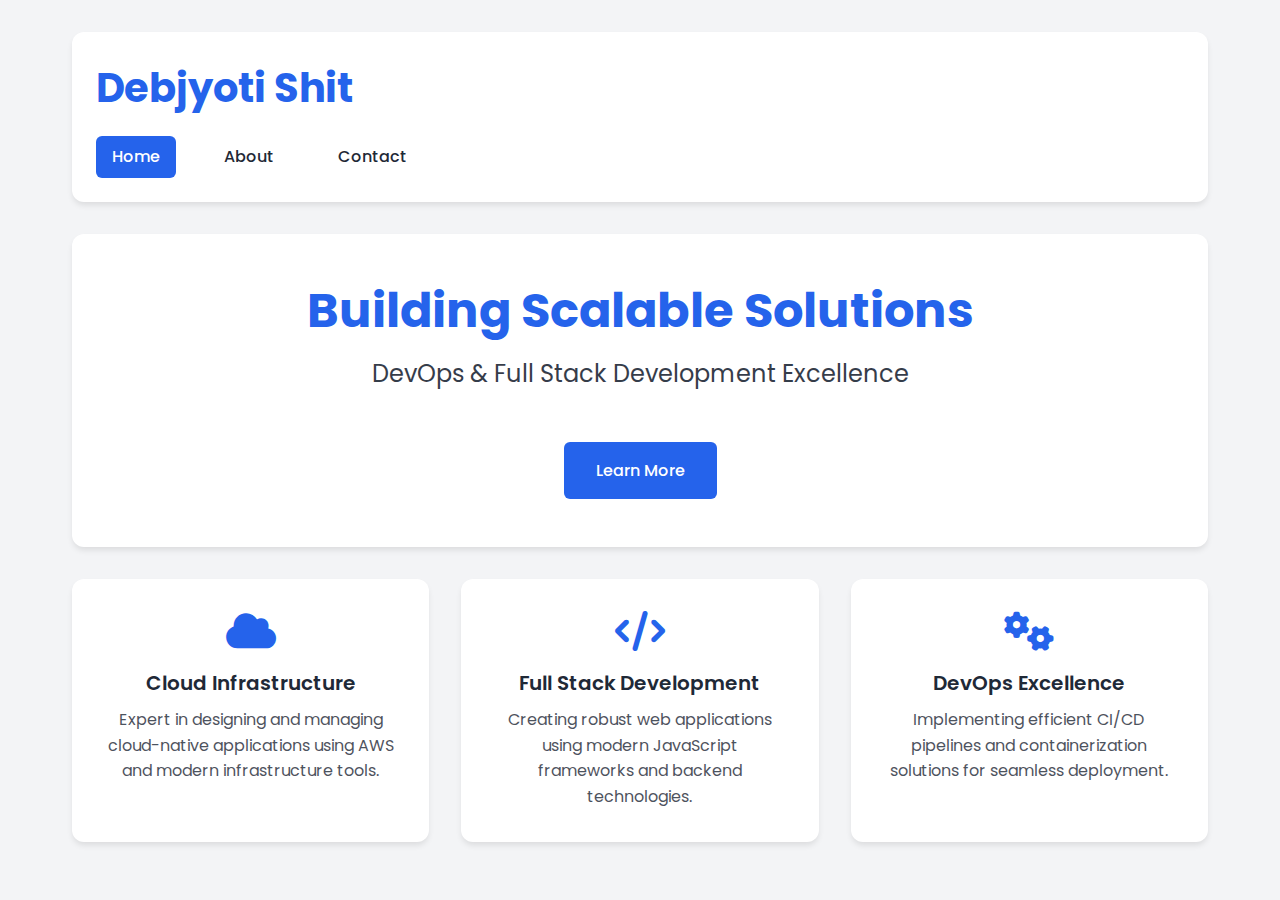
<file: Containerzation_nodejs/public/index.html>
<!DOCTYPE html>
<html lang="en">
<head>
    <meta charset="UTF-8">
    <meta name="viewport" content="width=device-width, initial-scale=1.0">
    <title>Debjyoti Shit - DevOps & Full Stack Developer</title>
    <link href="https://fonts.googleapis.com/css2?family=Poppins:wght@300;400;500;600;700&display=swap" rel="stylesheet">
    <link rel="stylesheet" href="https://cdnjs.cloudflare.com/ajax/libs/font-awesome/6.0.0/css/all.min.css">
    <style>
        :root {
            --primary-color: #2563eb;
            --secondary-color: #1e40af;
            --text-color: #1f2937;
            --light-bg: #f3f4f6;
            --card-shadow: 0 4px 6px -1px rgba(0, 0, 0, 0.1);
        }

        * {
            margin: 0;
            padding: 0;
            box-sizing: border-box;
        }

        body {
            font-family: 'Poppins', sans-serif;
            line-height: 1.6;
            color: var(--text-color);
            background: var(--light-bg);
            min-height: 100vh;
        }

        .container {
            max-width: 1200px;
            margin: 0 auto;
            padding: 2rem;
        }

        header {
            background: white;
            padding: 1.5rem;
            border-radius: 12px;
            box-shadow: var(--card-shadow);
            margin-bottom: 2rem;
        }

        .title {
            font-size: 2.5rem;
            color: var(--primary-color);
            margin-bottom: 1rem;
            font-weight: 700;
        }

        .main-nav {
            display: flex;
            gap: 2rem;
        }

        .main-nav a {
            text-decoration: none;
            color: var(--text-color);
            font-weight: 500;
            padding: 0.5rem 1rem;
            border-radius: 6px;
            transition: all 0.3s ease;
        }

        .main-nav a.active {
            background: var(--primary-color);
            color: white;
        }

        .main-nav a:hover:not(.active) {
            background: var(--light-bg);
        }

        .hero-section {
            background: white;
            padding: 3rem;
            border-radius: 12px;
            box-shadow: var(--card-shadow);
            text-align: center;
            margin-bottom: 2rem;
        }

        .hero-title {
            font-size: 3rem;
            color: var(--primary-color);
            margin-bottom: 1rem;
            line-height: 1.2;
        }

        .hero-subtitle {
            font-size: 1.5rem;
            color: var(--text-color);
            margin-bottom: 2rem;
            opacity: 0.9;
        }

        .features-grid {
            display: grid;
            grid-template-columns: repeat(auto-fit, minmax(300px, 1fr));
            gap: 2rem;
            margin-top: 2rem;
        }

        .feature-card {
            background: white;
            padding: 2rem;
            border-radius: 12px;
            box-shadow: var(--card-shadow);
            text-align: center;
            transition: transform 0.3s ease;
        }

        .feature-card:hover {
            transform: translateY(-5px);
        }

        .feature-icon {
            font-size: 2.5rem;
            color: var(--primary-color);
            margin-bottom: 1rem;
        }

        .feature-title {
            font-size: 1.25rem;
            color: var(--text-color);
            margin-bottom: 0.5rem;
            font-weight: 600;
        }

        .feature-description {
            color: var(--text-color);
            opacity: 0.8;
        }

        .cta-button {
            display: inline-block;
            background: var(--primary-color);
            color: white;
            padding: 1rem 2rem;
            border-radius: 6px;
            text-decoration: none;
            font-weight: 500;
            transition: background-color 0.3s ease;
            margin-top: 1rem;
        }

        .cta-button:hover {
            background: var(--secondary-color);
        }

        @media (max-width: 768px) {
            .container {
                padding: 1rem;
            }

            .hero-title {
                font-size: 2rem;
            }

            .hero-subtitle {
                font-size: 1.25rem;
            }

            .hero-section {
                padding: 2rem;
            }
        }
    </style>
</head>
<body>
    <div class="container">
        <header>
            <h1 class="title">Debjyoti Shit</h1>
            <nav class="main-nav">
                <a href="/" class="active">Home</a>
                <a href="/about">About</a>
                <a href="/contact">Contact</a>
            </nav>
        </header>

        <main>
            <section class="hero-section">
                <h2 class="hero-title">Building Scalable Solutions</h2>
                <p class="hero-subtitle">DevOps & Full Stack Development Excellence</p>
                <a href="/about" class="cta-button">Learn More</a>
            </section>

            <div class="features-grid">
                <div class="feature-card">
                    <i class="fas fa-cloud feature-icon"></i>
                    <h3 class="feature-title">Cloud Infrastructure</h3>
                    <p class="feature-description">Expert in designing and managing cloud-native applications using AWS and modern infrastructure tools.</p>
                </div>

                <div class="feature-card">
                    <i class="fas fa-code feature-icon"></i>
                    <h3 class="feature-title">Full Stack Development</h3>
                    <p class="feature-description">Creating robust web applications using modern JavaScript frameworks and backend technologies.</p>
                </div>

                <div class="feature-card">
                    <i class="fas fa-cogs feature-icon"></i>
                    <h3 class="feature-title">DevOps Excellence</h3>
                    <p class="feature-description">Implementing efficient CI/CD pipelines and containerization solutions for seamless deployment.</p>
                </div>
            </div>
        </main>
    </div>
</body>
</html>
</file>
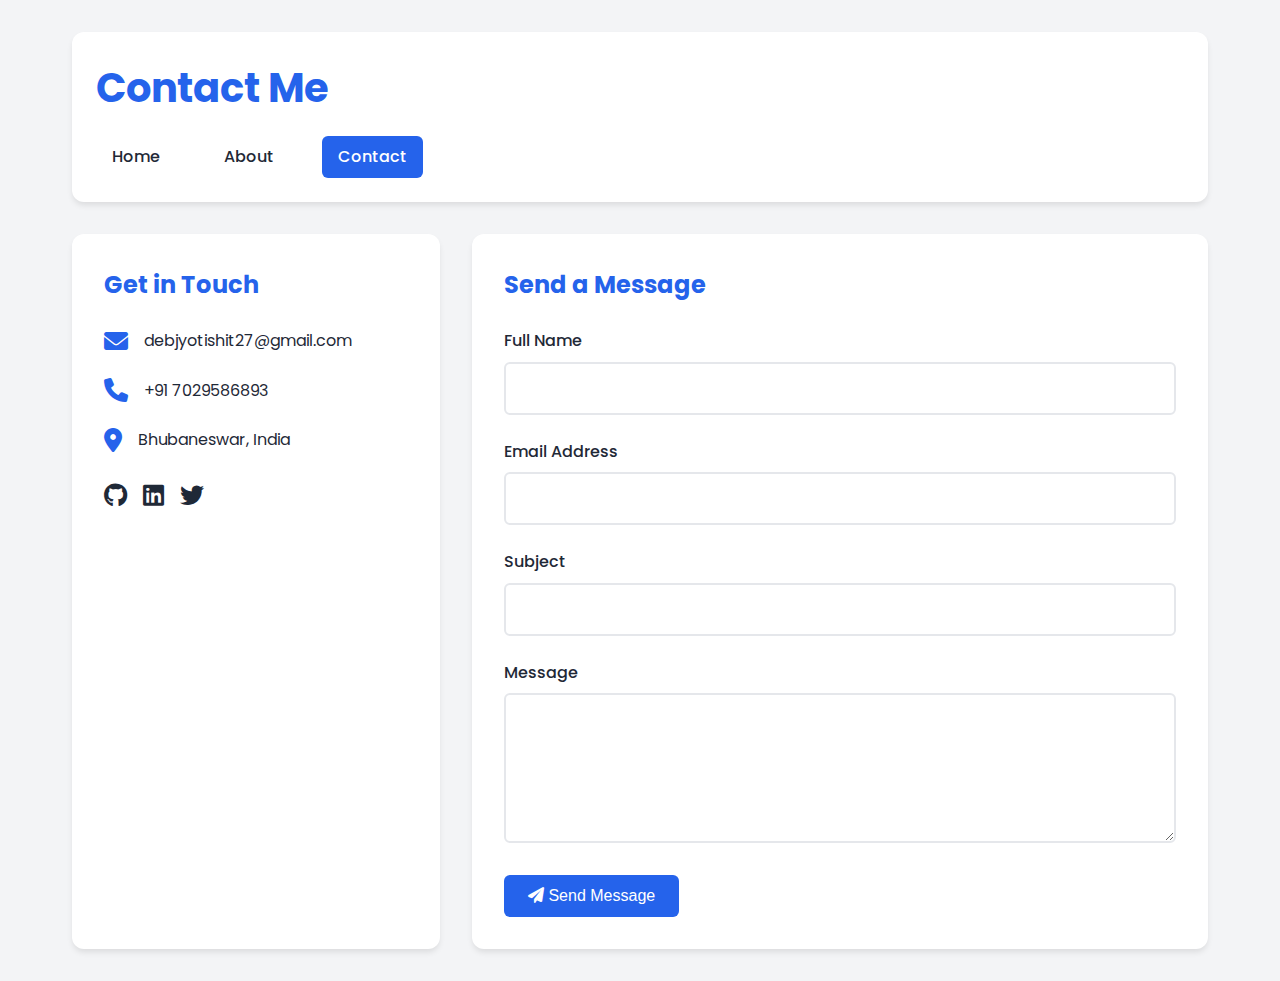
<file: Containerzation_nodejs/public/contact.html>
<!DOCTYPE html>
<html lang="en">
<head>
    <meta charset="UTF-8">
    <meta name="viewport" content="width=device-width, initial-scale=1.0">
    <title>Contact - Debjyoti Shit</title>
    <link href="https://fonts.googleapis.com/css2?family=Poppins:wght@300;400;500;600;700&display=swap" rel="stylesheet">
    <link rel="stylesheet" href="https://cdnjs.cloudflare.com/ajax/libs/font-awesome/6.0.0/css/all.min.css">
    <style>
        :root {
            --primary-color: #2563eb;
            --secondary-color: #1e40af;
            --text-color: #1f2937;
            --light-bg: #f3f4f6;
            --card-shadow: 0 4px 6px -1px rgba(0, 0, 0, 0.1);
            --input-border: #e5e7eb;
        }

        * {
            margin: 0;
            padding: 0;
            box-sizing: border-box;
        }

        body {
            font-family: 'Poppins', sans-serif;
            line-height: 1.6;
            color: var(--text-color);
            background: var(--light-bg);
        }

        .container {
            max-width: 1200px;
            margin: 0 auto;
            padding: 2rem;
        }

        header {
            background: white;
            padding: 1.5rem;
            border-radius: 12px;
            box-shadow: var(--card-shadow);
            margin-bottom: 2rem;
        }

        .title {
            font-size: 2.5rem;
            color: var(--primary-color);
            margin-bottom: 1rem;
            font-weight: 700;
        }

        .main-nav {
            display: flex;
            gap: 2rem;
        }

        .main-nav a {
            text-decoration: none;
            color: var(--text-color);
            font-weight: 500;
            padding: 0.5rem 1rem;
            border-radius: 6px;
            transition: all 0.3s ease;
        }

        .main-nav a.active {
            background: var(--primary-color);
            color: white;
        }

        .main-nav a:hover:not(.active) {
            background: var(--light-bg);
        }

        .contact-grid {
            display: grid;
            grid-template-columns: 1fr 2fr;
            gap: 2rem;
        }

        .contact-info {
            background: white;
            padding: 2rem;
            border-radius: 12px;
            box-shadow: var(--card-shadow);
        }

        .contact-method {
            margin-bottom: 1.5rem;
            display: flex;
            align-items: center;
            gap: 1rem;
        }

        .contact-method i {
            font-size: 1.5rem;
            color: var(--primary-color);
        }

        .contact-method a {
            color: var(--text-color);
            text-decoration: none;
            transition: color 0.3s ease;
        }

        .contact-method a:hover {
            color: var(--primary-color);
        }

        .contact-form {
            background: white;
            padding: 2rem;
            border-radius: 12px;
            box-shadow: var(--card-shadow);
        }

        .form-group {
            margin-bottom: 1.5rem;
        }

        .form-group label {
            display: block;
            margin-bottom: 0.5rem;
            font-weight: 500;
            color: var(--text-color);
        }

        .form-control {
            width: 100%;
            padding: 0.75rem;
            border: 2px solid var(--input-border);
            border-radius: 6px;
            font-family: inherit;
            font-size: 1rem;
            transition: border-color 0.3s ease;
        }

        .form-control:focus {
            outline: none;
            border-color: var(--primary-color);
        }

        textarea.form-control {
            min-height: 150px;
            resize: vertical;
        }

        .submit-btn {
            background: var(--primary-color);
            color: white;
            padding: 0.75rem 1.5rem;
            border: none;
            border-radius: 6px;
            font-size: 1rem;
            font-weight: 500;
            cursor: pointer;
            transition: background-color 0.3s ease;
        }

        .submit-btn:hover {
            background: var(--secondary-color);
        }

        .social-links {
            display: flex;
            gap: 1rem;
            margin-top: 1.5rem;
        }

        .social-links a {
            color: var(--text-color);
            font-size: 1.5rem;
            transition: color 0.3s ease;
        }

        .social-links a:hover {
            color: var(--primary-color);
        }

        @media (max-width: 768px) {
            .contact-grid {
                grid-template-columns: 1fr;
            }

            .container {
                padding: 1rem;
            }
        }
    </style>
</head>
<body>
    <div class="container">
        <header>
            <h1 class="title">Contact Me</h1>
            <nav class="main-nav">
                <a href="/">Home</a>
                <a href="/about">About</a>
                <a href="/contact" class="active">Contact</a>
            </nav>
        </header>

        <main class="contact-grid">
            <div class="contact-info">
                <h2 style="margin-bottom: 1.5rem; color: var(--primary-color);">Get in Touch</h2>
                
                <div class="contact-method">
                    <i class="fas fa-envelope"></i>
                    <a href="mailto:debjyotishit27@gmail.com">debjyotishit27@gmail.com</a>
                </div>

                <div class="contact-method">
                    <i class="fas fa-phone"></i>
                    <a href="tel:+917029586893">+91 7029586893</a>
                </div>

                <div class="contact-method">
                    <i class="fas fa-map-marker-alt"></i>
                    <span>Bhubaneswar, India</span>
                </div>

                <div class="social-links">
                    <a href="https://github.com/Debjyoti2004" title="GitHub"><i class="fab fa-github"></i></a>
                    <a href="https://www.linkedin.com/in/debjyotishit/" title="LinkedIn"><i class="fab fa-linkedin"></i></a>
                    <a href="https://x.com/DebjyotiSh27921" title="Twitter"><i class="fab fa-twitter"></i></a>
                </div>
            </div>

            <div class="contact-form">
                <h2 style="margin-bottom: 1.5rem; color: var(--primary-color);">Send a Message</h2>
                
                <form action="#" method="POST">
                    <div class="form-group">
                        <label for="name">Full Name</label>
                        <input type="text" id="name" name="name" class="form-control" required>
                    </div>

                    <div class="form-group">
                        <label for="email">Email Address</label>
                        <input type="email" id="email" name="email" class="form-control" required>
                    </div>

                    <div class="form-group">
                        <label for="subject">Subject</label>
                        <input type="text" id="subject" name="subject" class="form-control" required>
                    </div>

                    <div class="form-group">
                        <label for="message">Message</label>
                        <textarea id="message" name="message" class="form-control" required></textarea>
                    </div>

                    <button onclick="alert('This feature is not implemented yet. For simplicity, the backend is not connected.'); return false;" 
                            type="submit" 
                            class="submit-btn">
                        <i class="fas fa-paper-plane"></i> Send Message
                    </button>
                </form>
            </div>
        </main>
    </div>
</body>
</html>
</file>
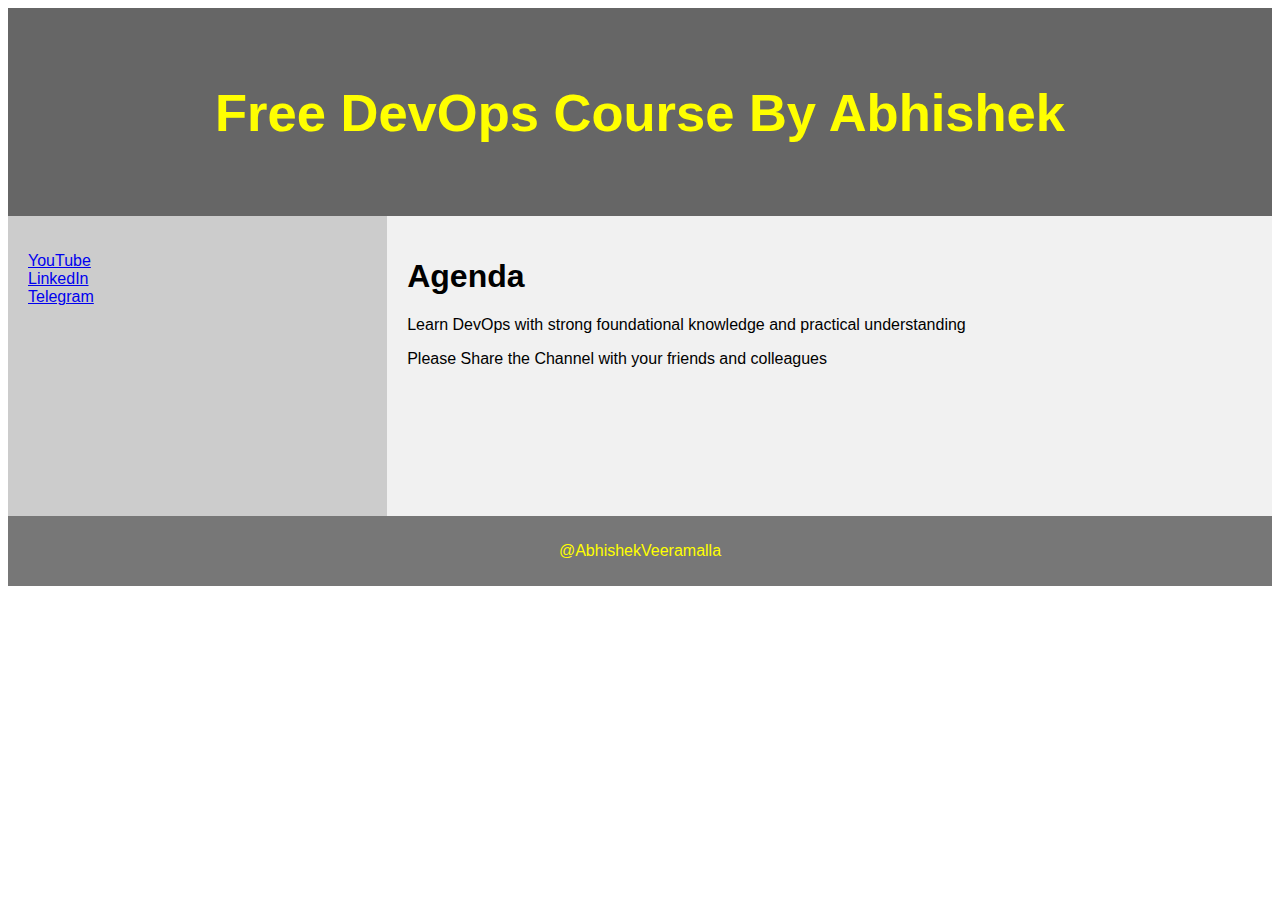
<file: Containerzation_django/devops/demo/templates/demo_site.html>
<!DOCTYPE html>
<html lang="en">
<head>
<title>CSS Template</title>
<meta charset="utf-8">
<meta name="viewport" content="width=device-width, initial-scale=1">
<style>
* {
  box-sizing: border-box;
}

body {
  font-family: Arial, Helvetica, sans-serif;
}

/* Style the header */
header {
  background-color: #666;
  padding: 30px;
  text-align: center;
  font-size: 35px;
  color: yellow;
}

/* Create two columns/boxes that floats next to each other */
nav {
  float: left;
  width: 30%;
  height: 300px; /* only for demonstration, should be removed */
  background: #ccc;
  padding: 20px;
}

/* Style the list inside the menu */
nav ul {
  list-style-type: none;
  padding: 0;
}

article {
  float: left;
  padding: 20px;
  width: 70%;
  background-color: #f1f1f1;
  height: 300px; /* only for demonstration, should be removed */
}

/* Clear floats after the columns */
section::after {
  content: "";
  display: table;
  clear: both;
}

/* Style the footer */
footer {
  background-color: #777;
  padding: 10px;
  text-align: center;
  color: yellow;
}

/* Responsive layout - makes the two columns/boxes stack on top of each other instead of next to each other, on small screens */
@media (max-width: 600px) {
  nav, article {
    width: 100%;
    height: auto;
  }
}
</style>
</head>
<body>


<header>
  <h2>Free DevOps Course By Abhishek</h2>
</header>

<section>
  <nav>
    <ul>
      <li><a href="www.youtube.com/@AbhishekVeeramalla">YouTube</a></li>
      <li><a href="www.linkedin.com/in/abhishek-veeramalla-77b33996/">LinkedIn</a></li>
      <li><a href="https://telegram.me/abhishekveeramalla">Telegram</a></li>
    </ul>
  </nav>
  
  <article>
    <h1>Agenda</h1>
    <p>Learn DevOps with strong foundational knowledge and practical understanding</p>
    <p>Please Share the Channel with your friends and colleagues</p>
  </article>
</section>

<footer>
  <p>@AbhishekVeeramalla</p>
</footer>

</body>
</html>
</file>
